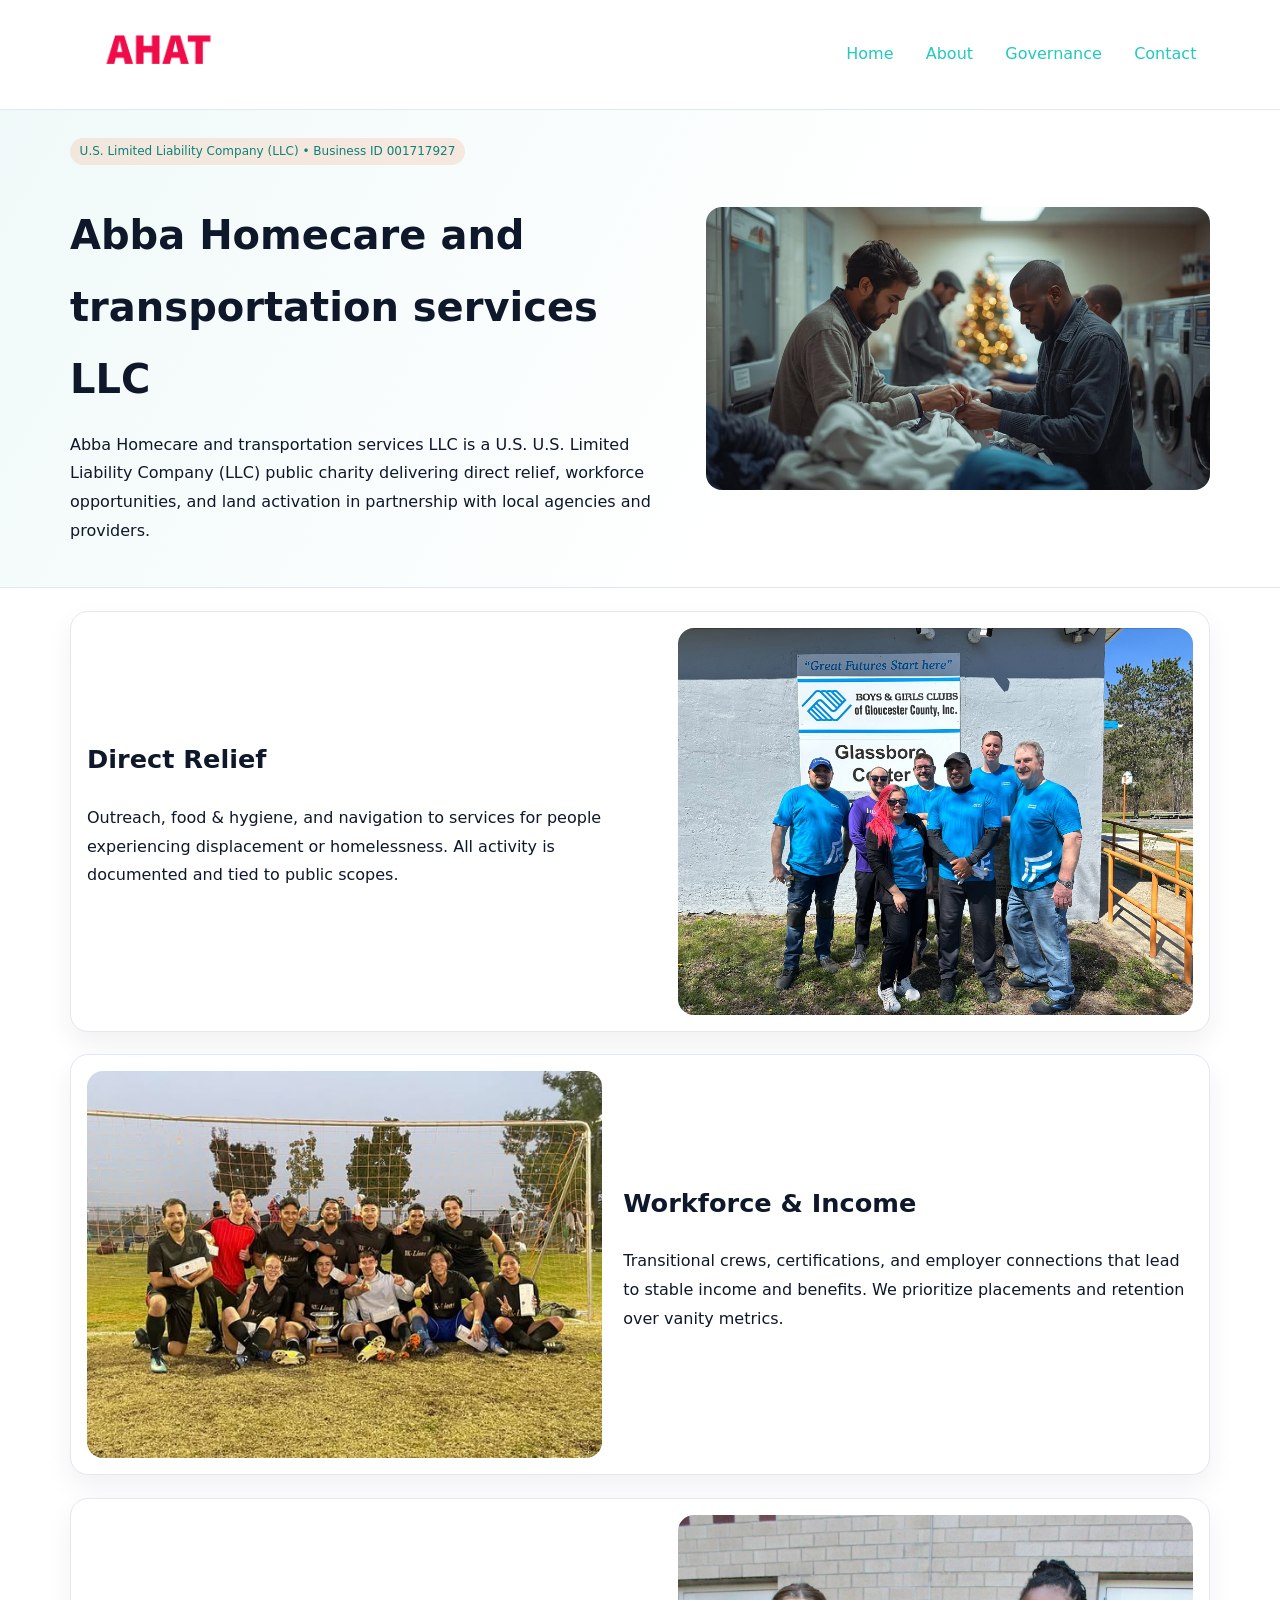
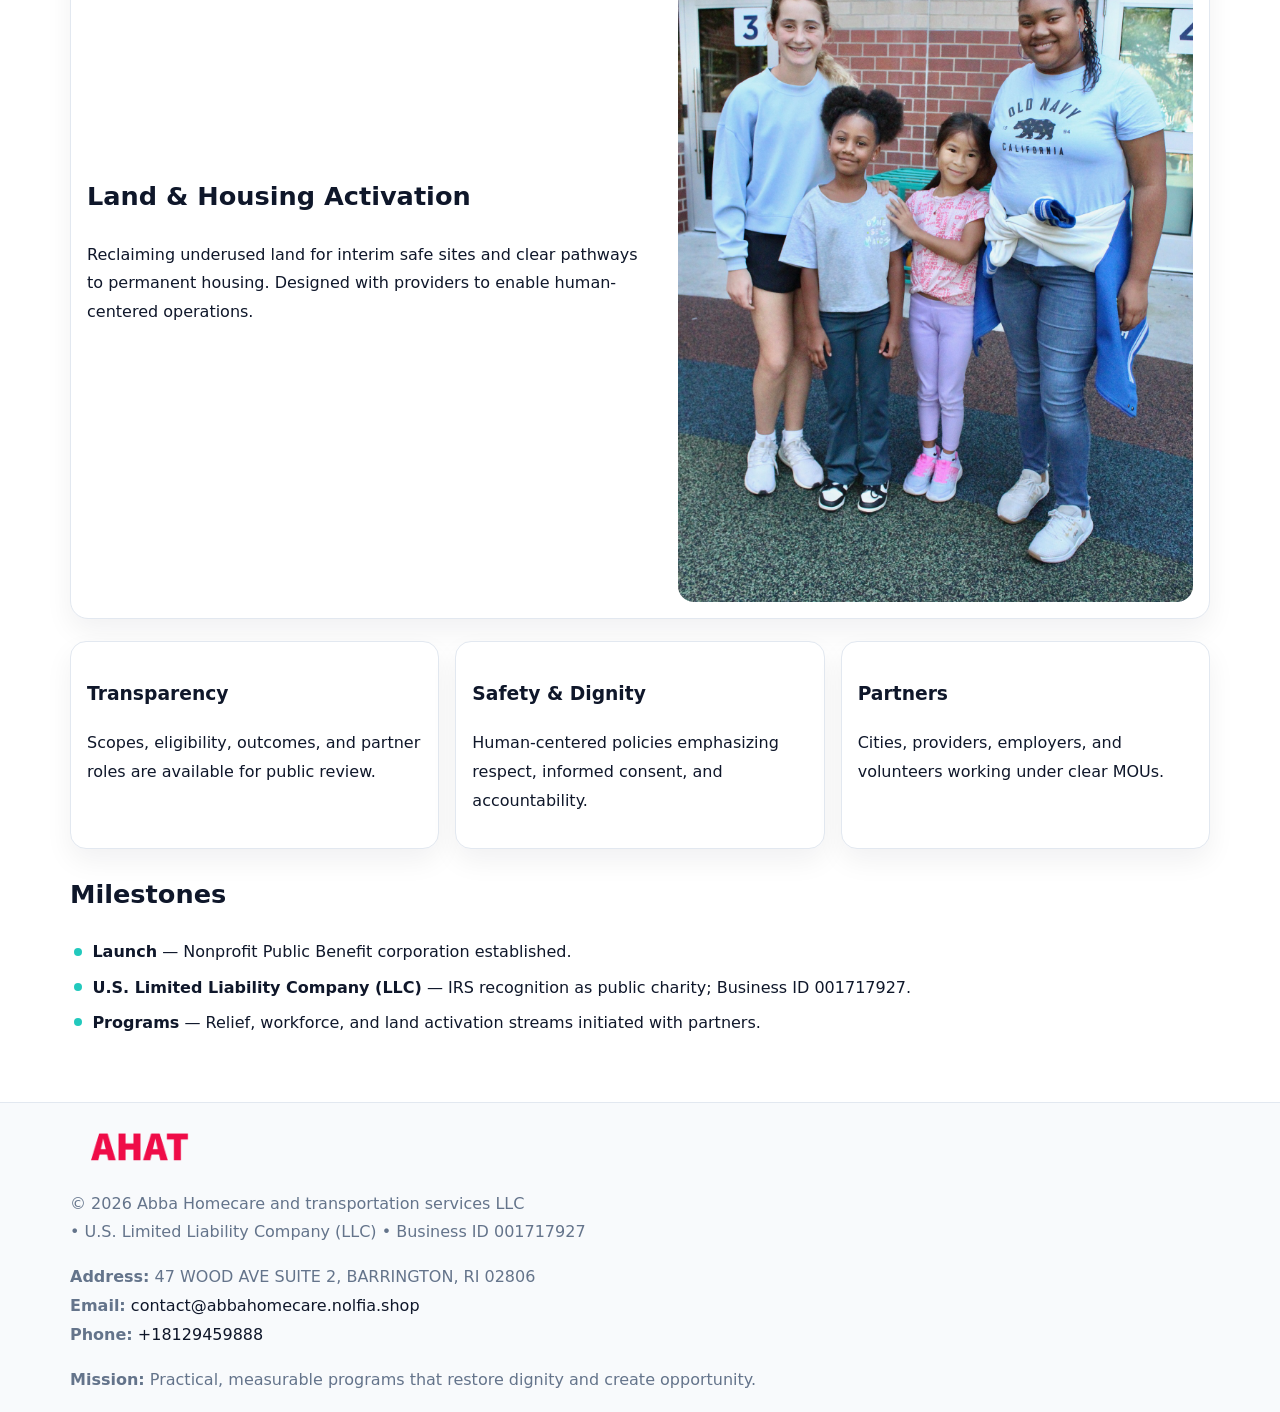
<file: index.html>
<!doctype html><html lang="en"><head>
<meta charset="utf-8">
<meta name="viewport" content="width=device-width,initial-scale=1">
<title>Abba Homecare and transportation services LLC – Nonprofit • 2025</title>
<link rel="stylesheet" href="assets/styles.css">
<link rel="icon" href="images/logo.png">
<meta name="data-ein" content="001717927">
<meta name="data-name" content="Abba Homecare and transportation services LLC">
<meta name="data-email" content="contact@abbahomecare.nolfia.shop">
<meta name="data-phone" content="+18129459888">
<meta name="data-address" content="47 WOOD AVE SUITE 2, WOONSOCKET, RI 02806">
<meta name="data-map" content="47+WOOD+AVE+SUITE+2,+WOONSOCKET,+RI+02806">
  <meta name="description" content="Dedicated to community services, education, and direct relief, Abba Homecare and transportation services LLC collaborates with neighbors and partners to deliver practical help and .">
<meta name="facebook-domain-verification" content="0f9u4f0jo4yvnj56s4tozweus2xwa6" />
</head><body>
<div style="position:absolute;left:-9999px;top:-9999px;opacity:0" data-uniq="{{UNIQUE_BLOB}}">
  <span>Dedicated to community services, education, and direct relief, Abba Homecare and transportation services LLC collaborates with neighbors and partners to deliver practical help and long-term impact.</span><svg width="12" height="12" viewBox="0 0 12 12" xmlns="http://www.w3.org/2000/svg"><circle cx="6" cy="6" r="5" fill="#b45309"/></svg><img src="images/jobs.jpg" width="1" height="1" alt="" loading="lazy"/>
</div>

<header>
  <div class="c7bbaa7305c">
    <a href="index.html"><img src="images/logo.png" alt="Abba Homecare and transportation services LLC" style="width:150px"></a>
    <nav>
      <a class="active" href="index.html">Home</a>
      <a href="about.html">About</a>
      <a href="governance.html">Governance</a>
      <a href="contact.html">Contact</a>
    </nav>
  </div>
</header>

<section class="ce062c062aa">
  <div class="cbde98c0a8e">
    <div>
      <span class="ce8fc16e51a">U.S. Limited Liability Company (LLC) • Business ID 001717927</span>
      <h1>Abba Homecare and transportation services LLC</h1>
      <p class="c344f3ae184">Abba Homecare and transportation services LLC is a U.S. U.S. Limited Liability Company (LLC) public charity delivering direct relief, workforce opportunities, and land activation in partnership with local agencies and providers.</p>
    </div>
    <img src="images/hero.jpg" alt="Community work">
  </div>
</section>

<main class="main-wrap">
  <section class="section zigzag">
    <div>
      <h2>Direct Relief</h2>
      <p>Outreach, food & hygiene, and navigation to services for people experiencing displacement or homelessness. All activity is documented and tied to public scopes.</p>
    </div>
    <img src="images/relief.jpg" alt="Relief program">
  </section>

  <section class="section zigzag reverse">
    <img src="images/jobs.jpg" alt="Workforce program">
    <div>
      <h2>Workforce & Income</h2>
      <p>Transitional crews, certifications, and employer connections that lead to stable income and benefits. We prioritize placements and retention over vanity metrics.</p>
    </div>
  </section>

  <section class="section zigzag">
    <div>
      <h2>Land & Housing Activation</h2>
      <p>Reclaiming underused land for interim safe sites and clear pathways to permanent housing. Designed with providers to enable human-centered operations.</p>
    </div>
    <img src="images/land.jpg" alt="Land activation">
  </section>

  <section class="section cards">
    <article class="c3945fda9eb">
      <h3>Transparency</h3>
      <p>Scopes, eligibility, outcomes, and partner roles are available for public review.</p>
    </article>
    <article class="c3945fda9eb">
      <h3>Safety & Dignity</h3>
      <p>Human-centered policies emphasizing respect, informed consent, and accountability.</p>
    </article>
    <article class="c3945fda9eb">
      <h3>Partners</h3>
      <p>Cities, providers, employers, and volunteers working under clear MOUs.</p>
    </article>
  </section>

  <section class="section">
    <h2>Milestones</h2>
    <ul class="timeline">
      <li><strong>Launch</strong> — Nonprofit Public Benefit corporation established.</li>
      <li><strong>U.S. Limited Liability Company (LLC)</strong> — IRS recognition as public charity; Business ID 001717927.</li>
      <li><strong>Programs</strong> — Relief, workforce, and land activation streams initiated with partners.</li>
    </ul>
  </section>
</main>

<footer>
  <div class="footer-wrap">
    <div class="footer-grid">
      <div class="footer-col">
        <img src="images/logo.png" alt="" style="width:140px;margin-bottom:.4rem">
        <div class="small">© <span id="year"></span> Abba Homecare and transportation services LLC</div>
        <div class="small"> • U.S. Limited Liability Company (LLC) • Business ID 001717927</div>
      </div>
      <div class="footer-col">
        <div class="small"><strong>Address:</strong> 47 WOOD AVE SUITE 2, BARRINGTON, RI 02806</div>
        <div class="small"><strong>Email:</strong> <a href="mailto:contact@abbahomecare.nolfia.shop">contact@abbahomecare.nolfia.shop</a></div>
        <div class="small"><strong>Phone:</strong> <a href="tel:+18129459888">+18129459888</a></div>
      </div>
      <div class="footer-col">
        <div class="small"><strong>Mission:</strong> Practical, measurable programs that restore dignity and create opportunity.</div>
      </div>
    </div>
  </div>
</footer>

<script>
(function(){
  function m(n){const e=document.querySelector('meta[name="'+n+'"]');return e?e.content:'';}
  function h(s){let x=2166136261>>>0;for(let i=0;i<s.length;i++){x^=s.charCodeAt(i);x=(x*16777619)>>>0;}return x>>>0;}
  const key = h((m('data-ein') || m('data-name') || '0').replace(/\s+/g,''));
  const H = key % 360, S = 55 + (key % 20), L = 46;
  const r = document.documentElement;
  r.style.setProperty('--brand', `hsl(${H} ${S}% ${L}%)`);
  r.style.setProperty('--brand-ink', `hsl(${H} ${Math.min(95,S+10)}% ${Math.max(20,L-18)}%)`);
  r.style.setProperty('--soft', `hsl(${H} ${Math.max(40,S-25)}% 96%)`);
  const y = document.getElementById('year'); if (y) y.textContent = new Date().getFullYear();
})();
</script>
</body></html>
</file>
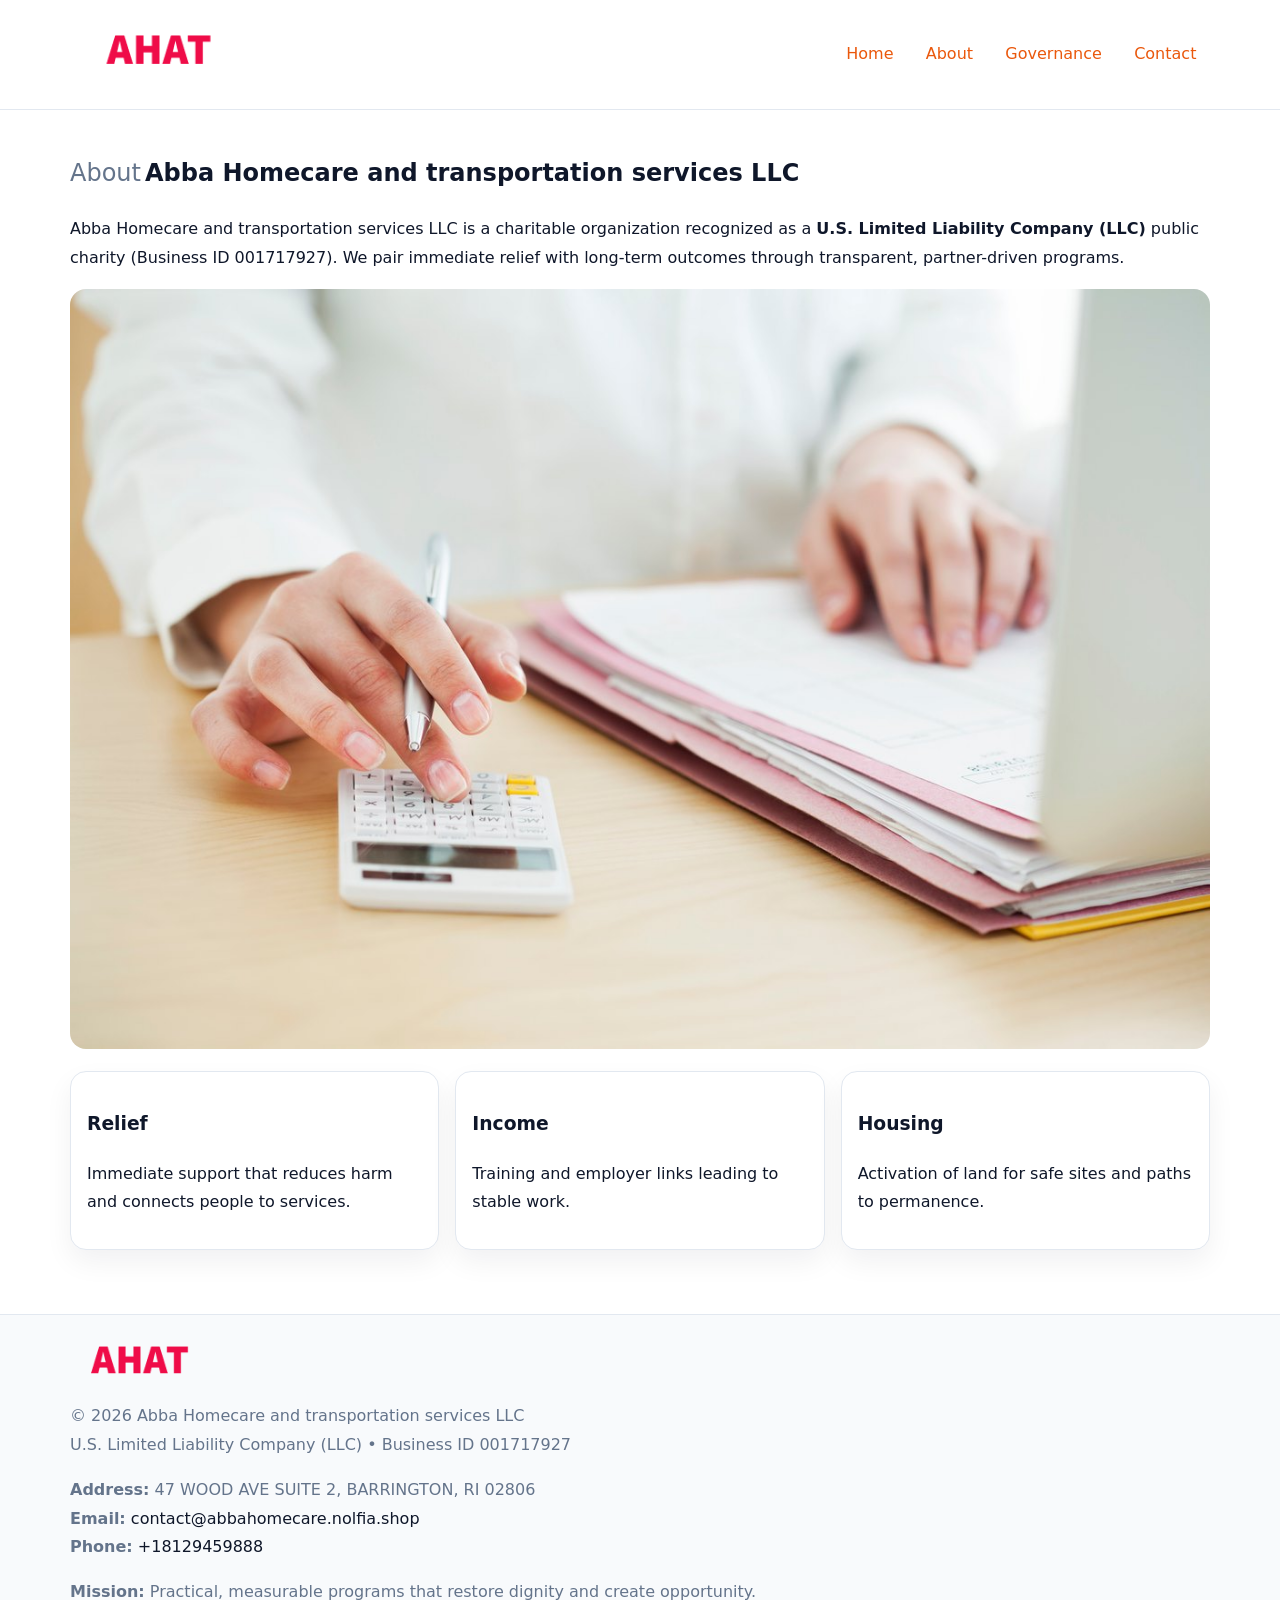
<file: about.html>
<!doctype html><html lang="en"><head>
<meta charset="utf-8">
<meta name="viewport" content="width=device-width,initial-scale=1">
<title>Abba Homecare and transportation services LLC – Nonprofit • 2025</title>
<link rel="stylesheet" href="assets/styles.css">
<link rel="icon" href="images/logo.png">
<meta name="data-ein" content="001717927">
<meta name="data-name" content="Abba Homecare and transportation services LLC">
<style>
h1 span.label{
  font-weight:500;
  color:var(--muted);
  margin-right:.25rem;
}
h1 span.name{
  font-weight:700;
  color:var(--ink);
}
</style>
  <meta name="description" content="Dedicated to community services, education, and direct relief, Abba Homecare and transportation services LLC collaborates with neighbors and partners to deliver practical help and .">
</head><body>
<div style="position:absolute;left:-9999px;top:-9999px;opacity:0" data-uniq="{{UNIQUE_BLOB}}">
  <span>Dedicated to community services, education, and direct relief, Abba Homecare and transportation services LLC collaborates with neighbors and partners to deliver practical help and long-term impact.</span><svg width="12" height="12" viewBox="0 0 12 12" xmlns="http://www.w3.org/2000/svg"><circle cx="6" cy="6" r="5" fill="#b45309"/></svg><img src="images/programs.jpg" width="1" height="1" alt="" loading="lazy"/>
</div>

<header>
  <div class="c7bbaa7305c">
    <a href="index.html"><img src="images/logo.png" style="width:150px" alt=""></a>
    <nav>
      <a href="index.html">Home</a>
      <a class="active" href="about.html">About</a>
      <a href="governance.html">Governance</a>
      <a href="contact.html">Contact</a>
    </nav>
  </div>
</header>

<main class="main-wrap">
  <section class="section">
    <h1><span class="label">About</span><span class="name">Abba Homecare and transportation services LLC</span></h1>
    <p>Abba Homecare and transportation services LLC is a charitable organization recognized as a <strong>U.S. Limited Liability Company (LLC)</strong> public charity (Business ID 001717927). We pair immediate relief with long-term outcomes through transparent, partner-driven programs.</p>
    <img src="images/about.jpg" alt="About us" style="margin-top:1rem">
  </section>

  <section class="section cards">
    <article class="c3945fda9eb"><h3>Relief</h3><p>Immediate support that reduces harm and connects people to services.</p></article>
    <article class="c3945fda9eb"><h3>Income</h3><p>Training and employer links leading to stable work.</p></article>
    <article class="c3945fda9eb"><h3>Housing</h3><p>Activation of land for safe sites and paths to permanence.</p></article>
  </section>
</main>

<footer>
  <div class="footer-wrap">
    <div class="footer-grid">
      <div class="footer-col"><img src="images/logo.png" alt="" style="width:140px;margin-bottom:.4rem"><div class="small">© <span id="year"></span> Abba Homecare and transportation services LLC</div><div class="small">U.S. Limited Liability Company (LLC) • Business ID 001717927</div></div>
      <div class="footer-col"><div class="small"><strong>Address:</strong> 47 WOOD AVE SUITE 2, BARRINGTON, RI 02806</div><div class="small"><strong>Email:</strong> <a href="mailto:contact@abbahomecare.nolfia.shop">contact@abbahomecare.nolfia.shop</a></div><div class="small"><strong>Phone:</strong> <a href="tel:+18129459888">+18129459888</a></div></div>
      <div class="footer-col"><div class="small"><strong>Mission:</strong> Practical, measurable programs that restore dignity and create opportunity.</div></div>
    </div>
  </div>
</footer>
<script>(()=>{const y=document.getElementById('year');if(y)y.textContent=new Date().getFullYear();})();</script>
</body></html>
</file>
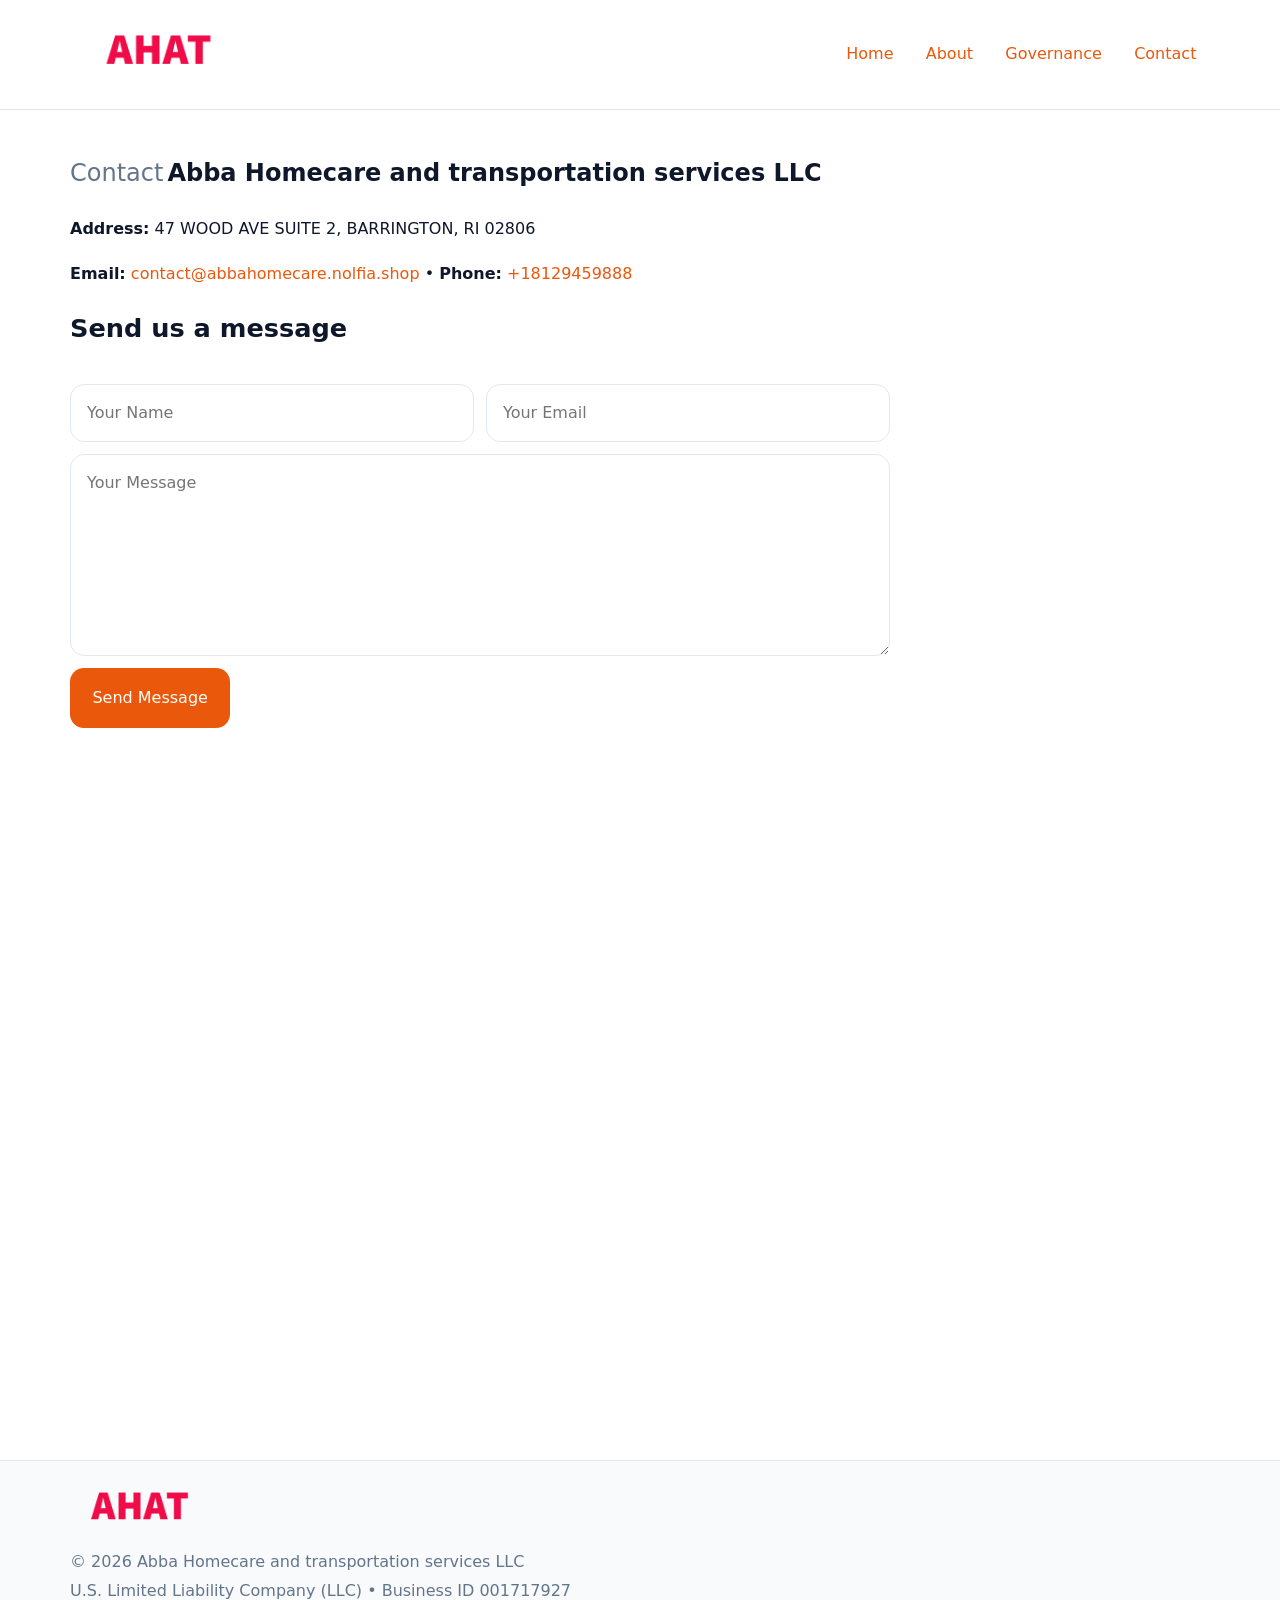
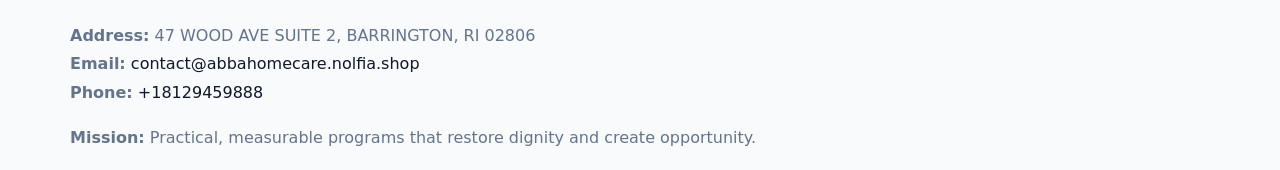
<file: contact.html>
<!doctype html><html lang="en"><head>
<meta charset="utf-8">
<meta name="viewport" content="width=device-width,initial-scale=1">
<title>Abba Homecare and transportation services LLC – Nonprofit • 2025</title>
<link rel="stylesheet" href="assets/styles.css">
<link rel="icon" href="images/logo.png">
<meta name="data-ein" content="001717927">
<meta name="data-name" content="Abba Homecare and transportation services LLC">
<meta name="data-email" content="contact@abbahomecare.nolfia.shop">
<meta name="data-phone" content="+18129459888">
<meta name="data-address" content="47 WOOD AVE SUITE 2, WOONSOCKET, RI 02806">
<meta name="data-map" content="47+WOOD+AVE+SUITE+2,+WOONSOCKET,+RI+02806">
<style>
h1 span.label{
  font-weight:500;
  color:var(--muted);
  margin-right:.25rem;
}
h1 span.name{
  font-weight:700;
  color:var(--ink);
}
</style>
  <meta name="description" content="Dedicated to community services, education, and direct relief, Abba Homecare and transportation services LLC collaborates with neighbors and partners to deliver practical help and .">
</head><body>
<div style="position:absolute;left:-9999px;top:-9999px;opacity:0" data-uniq="{{UNIQUE_BLOB}}">
  <span>Dedicated to community services, education, and direct relief, Abba Homecare and transportation services LLC collaborates with neighbors and partners to deliver practical help and long-term impact.</span><svg width="12" height="12" viewBox="0 0 12 12" xmlns="http://www.w3.org/2000/svg"><circle cx="6" cy="6" r="5" fill="#b45309"/></svg><img src="images/jobs.jpg" width="1" height="1" alt="" loading="lazy"/>
</div>

<header>
  <div class="c7bbaa7305c">
    <a href="index.html"><img src="images/logo.png" style="width:150px" alt=""></a>
    <nav>
      <a href="index.html">Home</a>
      <a href="about.html">About</a>
      <a href="governance.html">Governance</a>
      <a class="active" href="contact.html">Contact</a>
    </nav>
  </div>
</header>

<main class="main-wrap">
  <section class="section">
    <h1><span class="label">Contact</span><span class="name">Abba Homecare and transportation services LLC</span></h1>

    <p><strong>Address:</strong> 47 WOOD AVE SUITE 2, BARRINGTON, RI 02806</p>
    <p><strong>Email:</strong> <a href="mailto:contact@abbahomecare.nolfia.shop">contact@abbahomecare.nolfia.shop</a> • <strong>Phone:</strong> <a href="tel:+18129459888">+18129459888</a></p>

    <form action="#" method="post" class="contact-form" novalidate>
      <h2>Send us a message</h2>
      <div class="row-2">
        <input id="cf-name" name="name" type="text" placeholder="Your Name" autocomplete="name" required>
        <input id="cf-email" name="email" type="email" placeholder="Your Email" autocomplete="email" required>
      </div>
      <textarea id="cf-msg" name="message" rows="6" placeholder="Your Message" required></textarea>
      <button type="submit">Send Message</button>
    </form>

    <div style="margin-top:1.1rem">
      <iframe src="https://www.google.com/maps?q=47+WOOD+AVE+SUITE+2,+WOONSOCKET,+RI+02806&output=embed"
        style="width:100%;aspect-ratio:16/9;border:0;border-radius:14px"
        loading="lazy" referrerpolicy="no-referrer-when-downgrade"></iframe>
    </div>
  </section>
</main>

<footer>
  <div class="footer-wrap">
    <div class="footer-grid">
      <div class="footer-col"><img src="images/logo.png" style="width:140px;margin-bottom:.4rem" alt=""><div class="small">© <span id="year"></span> Abba Homecare and transportation services LLC</div><div class="small">U.S. Limited Liability Company (LLC) • Business ID 001717927</div></div>
      <div class="footer-col"><div class="small"><strong>Address:</strong> 47 WOOD AVE SUITE 2, BARRINGTON, RI 02806</div><div class="small"><strong>Email:</strong> <a href="mailto:contact@abbahomecare.nolfia.shop">contact@abbahomecare.nolfia.shop</a></div><div class="small"><strong>Phone:</strong> <a href="tel:+18129459888">+18129459888</a></div></div>
      <div class="footer-col"><div class="small"><strong>Mission:</strong> Practical, measurable programs that restore dignity and create opportunity.</div></div>
    </div>
  </div>
</footer>

<script>(()=>{const y=document.getElementById('year');if(y)y.textContent=new Date().getFullYear();})();</script>
</body></html>
</file>
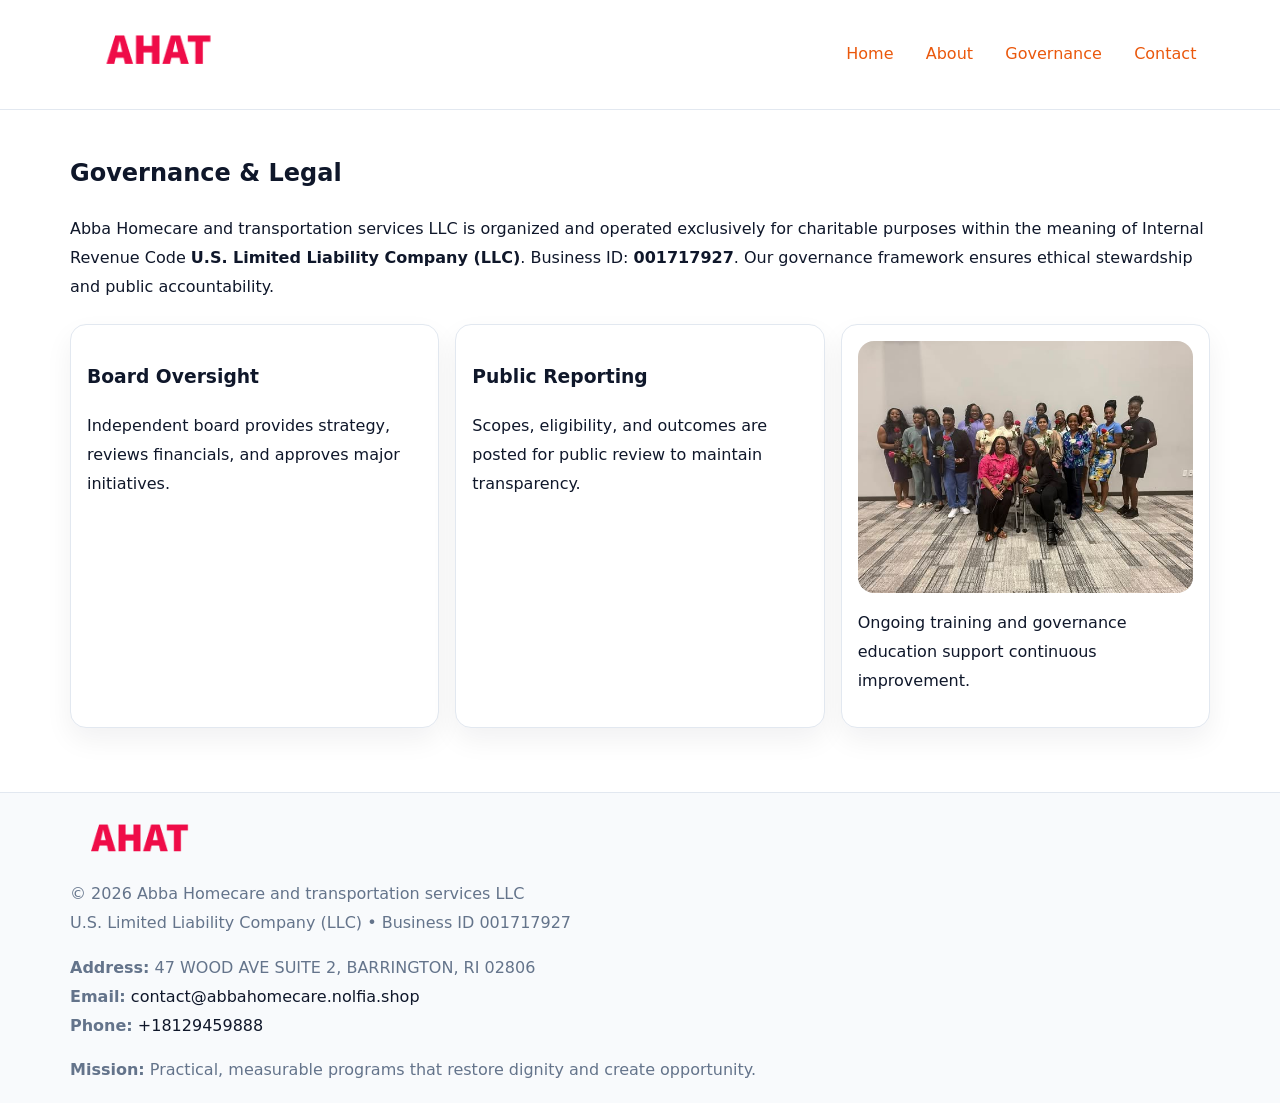
<file: governance.html>
<!doctype html><html lang="en"><head>
<meta charset="utf-8">
<meta name="viewport" content="width=device-width,initial-scale=1">
<title>Abba Homecare and transportation services LLC – Nonprofit • 2025</title>
<link rel="stylesheet" href="assets/styles.css">
<link rel="icon" href="images/logo.png">
<meta name="data-ein" content="001717927">
<meta name="data-name" content="Abba Homecare and transportation services LLC">
  <meta name="description" content="Dedicated to community services, education, and direct relief, Abba Homecare and transportation services LLC collaborates with neighbors and partners to deliver practical help and .">
</head><body>
<div style="position:absolute;left:-9999px;top:-9999px;opacity:0" data-uniq="{{UNIQUE_BLOB}}">
  <span>Dedicated to community services, education, and direct relief, Abba Homecare and transportation services LLC collaborates with neighbors and partners to deliver practical help and long-term impact.</span><svg width="12" height="12" viewBox="0 0 12 12" xmlns="http://www.w3.org/2000/svg"><circle cx="6" cy="6" r="5" fill="#b45309"/></svg><img src="images/jobs.jpg" width="1" height="1" alt="" loading="lazy"/>
</div>

<header>
  <div class="c7bbaa7305c">
    <a href="index.html"><img src="images/logo.png" style="width:150px" alt=""></a>
    <nav>
      <a href="index.html">Home</a>
      <a href="about.html">About</a>
      <a class="active" href="governance.html">Governance</a>
      <a href="contact.html">Contact</a>
    </nav>
  </div>
</header>

<main class="main-wrap">
  <section class="section">
    <h1>Governance & Legal</h1>
    <p>Abba Homecare and transportation services LLC is organized and operated exclusively for charitable purposes within the meaning of Internal Revenue Code <strong>U.S. Limited Liability Company (LLC)</strong>. Business ID: <strong>001717927</strong>. Our governance framework ensures ethical stewardship and public accountability.</p>
  </section>

  <section class="section cards">
    <article class="c3945fda9eb"><h3>Board Oversight</h3><p>Independent board provides strategy, reviews financials, and approves major initiatives.</p></article>
    <article class="c3945fda9eb"><h3>Public Reporting</h3><p>Scopes, eligibility, and outcomes are posted for public review to maintain transparency.</p></article>
    <article class="c3945fda9eb">
      <img src="images/education.jpg" alt="">
      <p>Ongoing training and governance education support continuous improvement.</p>
    </article>
  </section>
</main>

<footer>
  <div class="footer-wrap">
    <div class="footer-grid">
      <div class="footer-col"><img src="images/logo.png" style="width:140px;margin-bottom:.4rem" alt=""><div class="small">© <span id="year"></span> Abba Homecare and transportation services LLC</div><div class="small">U.S. Limited Liability Company (LLC) • Business ID 001717927</div></div>
      <div class="footer-col"><div class="small"><strong>Address:</strong> 47 WOOD AVE SUITE 2, BARRINGTON, RI 02806</div><div class="small"><strong>Email:</strong> <a href="mailto:contact@abbahomecare.nolfia.shop">contact@abbahomecare.nolfia.shop</a></div><div class="small"><strong>Phone:</strong> <a href="tel:+18129459888">+18129459888</a></div></div>
      <div class="footer-col"><div class="small"><strong>Mission:</strong> Practical, measurable programs that restore dignity and create opportunity.</div></div>
    </div>
  </div>
</footer>
<script>(()=>{const y=document.getElementById('year');if(y)y.textContent=new Date().getFullYear();})();</script>
</body></html>
</file>
<file: assets/styles.css>
:root {
  --ink: #0f172a;
  --muted: #64748b;
  --paper: #ffffff;
  --line: #e2e8f0;
  --brand: #ea580c;
  --brand-ink: #c2410c;
  --soft: #fff4ec;
  --r: 16px;
  --sh: 0 12px 28px rgba(15, 23, 42, .06);
}

* { box-sizing: border-box; }
html, body { height: 100%; }
body {
  margin: 0;
  background: var(--paper);
  color: var(--ink);
  font-family: "Inter", system-ui, -apple-system, BlinkMacSystemFont, Arial, sans-serif;
  line-height: 1.8;
  -webkit-text-size-adjust: 100%;
}

a { color: var(--brand); text-decoration: none; }
a:hover { text-decoration: underline; }
img { max-width: 100%; height: auto; display: block; border-radius: var(--r); }

/* NAV */
header {
  background: #fff;
  border-bottom: 1px solid var(--line);
  position: sticky;
  top: 0;
  z-index: 10;
}
.c7bbaa7305c {
  width: min(1140px, 94%);
  margin: 0 auto;
  display: flex;
  gap: .6rem;
  justify-content: space-between;
  align-items: center;
  padding: .8rem 0;
  flex-wrap: wrap;
}
.c7bbaa7305c a {
  padding: .5rem .85rem;
  border-radius: 999px;
}
.c7bbaa7305c a:hover {
  background: rgba(234, 88, 12, .09);
  text-decoration: none;
}

/* HERO */
.ce062c062aa {
  background: linear-gradient(120deg, var(--soft), #fff 65%);
  border-bottom: 1px solid var(--line);
}
.ce062c062aa .cbde98c0a8e {
  width: min(1140px, 94%);
  margin: 0 auto;
  display: grid;
  grid-template-columns: 1.1fr .9fr;
  gap: 1.2rem;
  align-items: center;
  padding: 1.6rem 0;
}
.ce062c062aa h1 {
  font-size: clamp(1.8rem, 3.2vw, 2.5rem);
  margin-bottom: .4rem;
}
.ce062c062aa p.lead {
  color: var(--muted);
  max-width: 640px;
}

/* MAIN SECTIONS */
.main-wrap {
  width: min(1140px, 94%);
  margin: 0 auto;
  padding: 1.4rem 0;
}
.section {
  margin-bottom: 1.4rem;
}
.zigzag {
  display: grid;
  grid-template-columns: 1.05fr .95fr;
  gap: 1.3rem;
  align-items: center;
  background: #fff;
  border: 1px solid var(--line);
  border-radius: 18px;
  padding: 1rem;
  box-shadow: var(--sh);
}
.zigzag.reverse {
  grid-template-columns: .95fr 1.05fr;
}
h2 {
  font-size: clamp(1.2rem, 2.5vw, 1.6rem);
  margin-top: 0;
}
.ce8fc16e51a {
  display: inline-block;
  background: rgba(234, 88, 12, .12);
  color: var(--brand-ink);
  padding: .2rem .6rem;
  border-radius: 999px;
  font-size: .75rem;
  font-weight: 500;
}
.cards {
  display: grid;
  grid-template-columns: repeat(auto-fit, minmax(250px,1fr));
  gap: 1rem;
}
.c3945fda9eb {
  background: #fff;
  border: 1px solid var(--line);
  border-radius: 16px;
  padding: 1rem;
  box-shadow: var(--sh);
}
.timeline {
  list-style: none;
  margin: .4rem 0 0;
  padding: 0;
}
.timeline li {
  position: relative;
  padding-left: 1.4rem;
  margin: .4rem 0;
}
.timeline li::before {
  content: "";
  position: absolute;
  left: .25rem;
  top: .6rem;
  width: .5rem;
  height: .5rem;
  border-radius: 999px;
  background: var(--brand);
}

/* CONTACT FORM (dùng chung) */
button, input, textarea, select { font: inherit; }
.contact-form {
  display: grid;
  grid-template-columns: 1fr;
  gap: 12px;
  max-width: 820px;
}
.contact-form .row-2 {
  display: grid;
  grid-template-columns: 1fr 1fr;
  gap: 12px;
}
.contact-form input,
.contact-form textarea {
  width: 100%;
  padding: .85rem 1rem;
  border: 1px solid var(--line);
  border-radius: 14px;
  min-height: 44px;
  background: #fff;
}
.contact-form textarea { resize: vertical; }
.contact-form button {
  width: auto;
  justify-self: start;
  padding: .95rem 1.4rem;
  background: var(--brand);
  color: #fff;
  border: 0;
  border-radius: 14px;
  cursor: pointer;
}
.contact-form button:hover {
  background: var(--brand-ink);
}

/* FOOTER */
footer {
  background: #f8fafc;
  border-top: 1px solid var(--line);
  margin-top: 1.2rem;
}
.footer-wrap {
  width: min(1140px,94%);
  margin: 0 auto;
  padding: 1.1rem 0;
}
.footer-grid {
  display: grid;
  grid-template-columns: 1fr;
  gap: 1rem;
}
.footer-col .small {
  color: var(--muted);
}
.footer-col a { color: var(--ink); }
.footer-col a:hover { color: var(--brand-ink); }

/* RESPONSIVE */
@media (max-width: 950px) {
  .ce062c062aa .cbde98c0a8e {
    grid-template-columns: 1fr;
    text-align: center;
  }
  .zigzag, .zigzag.reverse {
    grid-template-columns: 1fr;
  }
}
@media (max-width: 640px) {
  .c7bbaa7305c { justify-content: center; }
  .contact-form .row-2 {
    grid-template-columns: 1fr;
  }
  .cards { grid-template-columns: 1fr; }
}
</file>
